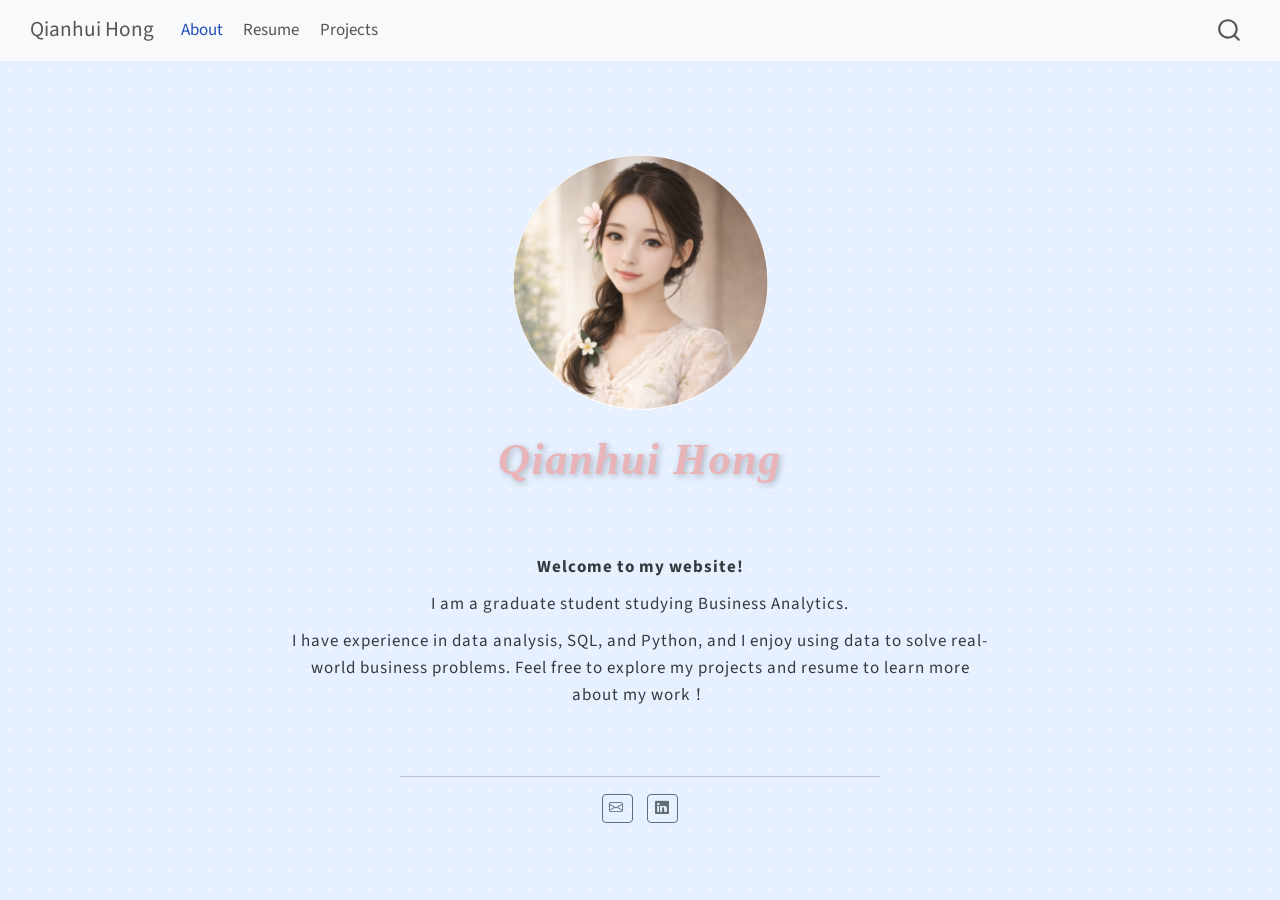
<file: docs/index.html>
<!DOCTYPE html>
<html xmlns="http://www.w3.org/1999/xhtml" lang="en" xml:lang="en"><head>

<meta charset="utf-8">
<meta name="generator" content="quarto-1.9.36">

<meta name="viewport" content="width=device-width, initial-scale=1.0, user-scalable=yes">


<title>Qianhui Hong</title>
<style>
/* Default styles provided by pandoc.
** See https://pandoc.org/MANUAL.html#variables-for-html for config info.
*/
code{white-space: pre-wrap;}
span.smallcaps{font-variant: small-caps;}
div.columns{display: flex; gap: min(4vw, 1.5em);}
div.column{flex: auto; overflow-x: auto;}
div.hanging-indent{margin-left: 1.5em; text-indent: -1.5em;}
ul.task-list{list-style: none;}
ul.task-list li input[type="checkbox"] {
  width: 0.8em;
  margin: 0 0.8em 0.2em -1em; /* quarto-specific, see https://github.com/quarto-dev/quarto-cli/issues/4556 */ 
  vertical-align: middle;
}
</style>


<script src="site_libs/quarto-nav/quarto-nav.js"></script>
<script src="site_libs/quarto-nav/headroom.min.js"></script>
<script src="site_libs/clipboard/clipboard.min.js"></script>
<script src="site_libs/quarto-search/autocomplete.umd.js"></script>
<script src="site_libs/quarto-search/fuse.min.js"></script>
<script src="site_libs/quarto-search/quarto-search.js"></script>
<meta name="quarto:offset" content="./">
<script src="site_libs/quarto-html/quarto.js" type="module"></script>
<script src="site_libs/quarto-html/tabsets/tabsets.js" type="module"></script>
<script src="site_libs/quarto-html/popper.min.js"></script>
<script src="site_libs/quarto-html/tippy.umd.min.js"></script>
<link href="site_libs/quarto-html/tippy.css" rel="stylesheet">
<link href="site_libs/quarto-html/quarto-syntax-highlighting-845c23b38eaddc0f92fda52bfe77a8c8.css" rel="stylesheet" id="quarto-text-highlighting-styles">
<script src="site_libs/bootstrap/bootstrap.min.js"></script>
<link href="site_libs/bootstrap/bootstrap-icons.css" rel="stylesheet">
<link href="site_libs/bootstrap/bootstrap-158031087360bce0ff56dc785ce39e06.min.css" rel="stylesheet" append-hash="true" id="quarto-bootstrap" data-mode="light">
<script id="quarto-search-options" type="application/json">{
  "location": "navbar",
  "copy-button": false,
  "collapse-after": 3,
  "panel-placement": "end",
  "type": "overlay",
  "limit": 50,
  "keyboard-shortcut": [
    "f",
    "/",
    "s"
  ],
  "show-item-context": false,
  "language": {
    "search-no-results-text": "No results",
    "search-matching-documents-text": "matching documents",
    "search-copy-link-title": "Copy link to search",
    "search-hide-matches-text": "Hide additional matches",
    "search-more-match-text": "more match in this document",
    "search-more-matches-text": "more matches in this document",
    "search-clear-button-title": "Clear",
    "search-text-placeholder": "",
    "search-detached-cancel-button-title": "Cancel",
    "search-submit-button-title": "Submit",
    "search-label": "Search"
  }
}</script>


<link rel="stylesheet" href="styles.css">
</head>

<body class="nav-fixed fullcontent quarto-light">

<div id="quarto-search-results"></div>
  <header id="quarto-header" class="headroom fixed-top">
    <nav class="navbar navbar-expand-lg " data-bs-theme="dark">
      <div class="navbar-container container-fluid">
      <div class="navbar-brand-container mx-auto">
    <a class="navbar-brand" href="./index.html">
    <span class="navbar-title">Qianhui Hong</span>
    </a>
  </div>
            <div id="quarto-search" class="" title="Search"></div>
          <button class="navbar-toggler" type="button" data-bs-toggle="collapse" data-bs-target="#navbarCollapse" aria-controls="navbarCollapse" role="menu" aria-expanded="false" aria-label="Toggle navigation" onclick="if (window.quartoToggleHeadroom) { window.quartoToggleHeadroom(); }">
  <span class="navbar-toggler-icon"></span>
</button>
          <div class="collapse navbar-collapse" id="navbarCollapse">
            <ul class="navbar-nav navbar-nav-scroll me-auto">
  <li class="nav-item">
    <a class="nav-link active" href="./index.html" aria-current="page"> 
<span class="menu-text">About</span></a>
  </li>  
  <li class="nav-item">
    <a class="nav-link" href="./resume.html"> 
<span class="menu-text">Resume</span></a>
  </li>  
  <li class="nav-item">
    <a class="nav-link" href="./projects.html"> 
<span class="menu-text">Projects</span></a>
  </li>  
</ul>
          </div> <!-- /navcollapse -->
            <div class="quarto-navbar-tools">
</div>
      </div> <!-- /container-fluid -->
    </nav>
</header>
<!-- content -->
<div id="quarto-content" class="quarto-container page-columns page-rows-contents page-layout-article page-navbar">
<!-- sidebar -->
<!-- margin-sidebar -->
    
<!-- main -->
<div class="quarto-about-jolla">
  <img src="files/profile.jpg" class="about-image
  round " style="height: 15em; width: 15em;">
 <header id="title-block-header" class="quarto-title-block default">
<div class="quarto-title">
<h1 class="title">Qianhui Hong</h1>
</div>
<div class="quarto-title-meta">
  </div>
</header><main class="content" id="quarto-document-content">
<p><strong>Welcome to my website!</strong></p>
<p>I am a graduate student studying Business Analytics.</p>
<p>I have experience in data analysis, SQL, and Python, and I enjoy using data to solve real-world business problems. Feel free to explore my projects and resume to learn more about my work！</p>


</main> 
  <hr class="about-sep">
   <div class="about-links">
  <a href="mailto:q2hong@ucsd.edu" class="about-link" rel="" target="">
    <i class="bi bi-envelope"></i>
     <span class="about-link-text"></span>
  </a>
  <a href="https://www.linkedin.com/in/qianhui-hong-27161923a/" class="about-link" rel="" target="">
    <i class="bi bi-linkedin"></i>
     <span class="about-link-text"></span>
  </a>
</div>
</div>
 <!-- /main -->
<script id="quarto-html-after-body" type="application/javascript">
  window.document.addEventListener("DOMContentLoaded", function (event) {
    const isCodeAnnotation = (el) => {
      for (const clz of el.classList) {
        if (clz.startsWith('code-annotation-')) {                     
          return true;
        }
      }
      return false;
    }
    const onCopySuccess = function(e) {
      // button target
      const button = e.trigger;
      // don't keep focus
      button.blur();
      // flash "checked"
      button.classList.add('code-copy-button-checked');
      var currentTitle = button.getAttribute("title");
      button.setAttribute("title", "Copied!");
      let tooltip;
      if (window.bootstrap) {
        button.setAttribute("data-bs-toggle", "tooltip");
        button.setAttribute("data-bs-placement", "left");
        button.setAttribute("data-bs-title", "Copied!");
        tooltip = new bootstrap.Tooltip(button, 
          { trigger: "manual", 
            customClass: "code-copy-button-tooltip",
            offset: [0, -8]});
        tooltip.show();    
      }
      setTimeout(function() {
        if (tooltip) {
          tooltip.hide();
          button.removeAttribute("data-bs-title");
          button.removeAttribute("data-bs-toggle");
          button.removeAttribute("data-bs-placement");
        }
        button.setAttribute("title", currentTitle);
        button.classList.remove('code-copy-button-checked');
      }, 1000);
      // clear code selection
      e.clearSelection();
    }
    const getTextToCopy = function(trigger) {
      const outerScaffold = trigger.parentElement.cloneNode(true);
      const codeEl = outerScaffold.querySelector('code');
      for (const childEl of codeEl.children) {
        if (isCodeAnnotation(childEl)) {
          childEl.remove();
        }
      }
      return codeEl.innerText;
    }
    const clipboard = new window.ClipboardJS('.code-copy-button:not([data-in-quarto-modal])', {
      text: getTextToCopy
    });
    clipboard.on('success', onCopySuccess);
    if (window.document.getElementById('quarto-embedded-source-code-modal')) {
      const clipboardModal = new window.ClipboardJS('.code-copy-button[data-in-quarto-modal]', {
        text: getTextToCopy,
        container: window.document.getElementById('quarto-embedded-source-code-modal')
      });
      clipboardModal.on('success', onCopySuccess);
    }
      var localhostRegex = new RegExp(/^(?:http|https):\/\/localhost\:?[0-9]*\//);
      var mailtoRegex = new RegExp(/^mailto:/);
        var filterRegex = new RegExp('/' + window.location.host + '/');
      var isInternal = (href) => {
          return filterRegex.test(href) || localhostRegex.test(href) || mailtoRegex.test(href);
      }
      // Inspect non-navigation links and adorn them if external
     var links = window.document.querySelectorAll('a[href]:not(.nav-link):not(.navbar-brand):not(.toc-action):not(.sidebar-link):not(.sidebar-item-toggle):not(.pagination-link):not(.no-external):not([aria-hidden]):not(.dropdown-item):not(.quarto-navigation-tool):not(.about-link)');
      for (var i=0; i<links.length; i++) {
        const link = links[i];
        if (!isInternal(link.href)) {
          // undo the damage that might have been done by quarto-nav.js in the case of
          // links that we want to consider external
          if (link.dataset.originalHref !== undefined) {
            link.href = link.dataset.originalHref;
          }
        }
      }
    function tippyHover(el, contentFn, onTriggerFn, onUntriggerFn) {
      const config = {
        allowHTML: true,
        maxWidth: 500,
        delay: 100,
        arrow: false,
        appendTo: function(el) {
            return el.parentElement;
        },
        interactive: true,
        interactiveBorder: 10,
        theme: 'quarto',
        placement: 'bottom-start',
      };
      if (contentFn) {
        config.content = contentFn;
      }
      if (onTriggerFn) {
        config.onTrigger = onTriggerFn;
      }
      if (onUntriggerFn) {
        config.onUntrigger = onUntriggerFn;
      }
      window.tippy(el, config); 
    }
    const noterefs = window.document.querySelectorAll('a[role="doc-noteref"]');
    for (var i=0; i<noterefs.length; i++) {
      const ref = noterefs[i];
      tippyHover(ref, function() {
        // use id or data attribute instead here
        let href = ref.getAttribute('data-footnote-href') || ref.getAttribute('href');
        try { href = new URL(href).hash; } catch {}
        const id = href.replace(/^#\/?/, "");
        const note = window.document.getElementById(id);
        if (note) {
          return note.innerHTML;
        } else {
          return "";
        }
      });
    }
    const xrefs = window.document.querySelectorAll('a.quarto-xref');
    const processXRef = (id, note) => {
      // Strip column container classes
      const stripColumnClz = (el) => {
        el.classList.remove("page-full", "page-columns");
        if (el.children) {
          for (const child of el.children) {
            stripColumnClz(child);
          }
        }
      }
      stripColumnClz(note)
      if (id === null || id.startsWith('sec-')) {
        // Special case sections, only their first couple elements
        const container = document.createElement("div");
        if (note.children && note.children.length > 2) {
          container.appendChild(note.children[0].cloneNode(true));
          for (let i = 1; i < note.children.length; i++) {
            const child = note.children[i];
            if (child.tagName === "P" && child.innerText === "") {
              continue;
            } else {
              container.appendChild(child.cloneNode(true));
              break;
            }
          }
          if (window.Quarto?.typesetMath) {
            window.Quarto.typesetMath(container);
          }
          return container.innerHTML
        } else {
          if (window.Quarto?.typesetMath) {
            window.Quarto.typesetMath(note);
          }
          return note.innerHTML;
        }
      } else {
        // Remove any anchor links if they are present
        const anchorLink = note.querySelector('a.anchorjs-link');
        if (anchorLink) {
          anchorLink.remove();
        }
        if (window.Quarto?.typesetMath) {
          window.Quarto.typesetMath(note);
        }
        if (note.classList.contains("callout")) {
          return note.outerHTML;
        } else {
          return note.innerHTML;
        }
      }
    }
    for (var i=0; i<xrefs.length; i++) {
      const xref = xrefs[i];
      tippyHover(xref, undefined, function(instance) {
        instance.disable();
        let url = xref.getAttribute('href');
        let hash = undefined; 
        if (url.startsWith('#')) {
          hash = url;
        } else {
          try { hash = new URL(url).hash; } catch {}
        }
        if (hash) {
          const id = hash.replace(/^#\/?/, "");
          const note = window.document.getElementById(id);
          if (note !== null) {
            try {
              const html = processXRef(id, note.cloneNode(true));
              instance.setContent(html);
            } finally {
              instance.enable();
              instance.show();
            }
          } else {
            // See if we can fetch this
            fetch(url.split('#')[0])
            .then(res => res.text())
            .then(html => {
              const parser = new DOMParser();
              const htmlDoc = parser.parseFromString(html, "text/html");
              const note = htmlDoc.getElementById(id);
              if (note !== null) {
                const html = processXRef(id, note);
                instance.setContent(html);
              } 
            }).finally(() => {
              instance.enable();
              instance.show();
            });
          }
        } else {
          // See if we can fetch a full url (with no hash to target)
          // This is a special case and we should probably do some content thinning / targeting
          fetch(url)
          .then(res => res.text())
          .then(html => {
            const parser = new DOMParser();
            const htmlDoc = parser.parseFromString(html, "text/html");
            const note = htmlDoc.querySelector('main.content');
            if (note !== null) {
              // This should only happen for chapter cross references
              // (since there is no id in the URL)
              // remove the first header
              if (note.children.length > 0 && note.children[0].tagName === "HEADER") {
                note.children[0].remove();
              }
              const html = processXRef(null, note);
              instance.setContent(html);
            } 
          }).finally(() => {
            instance.enable();
            instance.show();
          });
        }
      }, function(instance) {
      });
    }
        let selectedAnnoteEl;
        const selectorForAnnotation = ( cell, annotation) => {
          let cellAttr = 'data-code-cell="' + cell + '"';
          let lineAttr = 'data-code-annotation="' +  annotation + '"';
          const selector = 'span[' + cellAttr + '][' + lineAttr + ']';
          return selector;
        }
        const selectCodeLines = (annoteEl) => {
          const doc = window.document;
          const targetCell = annoteEl.getAttribute("data-target-cell");
          const targetAnnotation = annoteEl.getAttribute("data-target-annotation");
          const annoteSpan = window.document.querySelector(selectorForAnnotation(targetCell, targetAnnotation));
          const lines = annoteSpan.getAttribute("data-code-lines").split(",");
          const lineIds = lines.map((line) => {
            return targetCell + "-" + line;
          })
          let top = null;
          let height = null;
          let parent = null;
          if (lineIds.length > 0) {
              //compute the position of the single el (top and bottom and make a div)
              const el = window.document.getElementById(lineIds[0]);
              top = el.offsetTop;
              height = el.offsetHeight;
              parent = el.parentElement.parentElement;
            if (lineIds.length > 1) {
              const lastEl = window.document.getElementById(lineIds[lineIds.length - 1]);
              const bottom = lastEl.offsetTop + lastEl.offsetHeight;
              height = bottom - top;
            }
            if (top !== null && height !== null && parent !== null) {
              // cook up a div (if necessary) and position it 
              let div = window.document.getElementById("code-annotation-line-highlight");
              if (div === null) {
                div = window.document.createElement("div");
                div.setAttribute("id", "code-annotation-line-highlight");
                div.style.position = 'absolute';
                parent.appendChild(div);
              }
              div.style.top = top - 2 + "px";
              div.style.height = height + 4 + "px";
              div.style.left = 0;
              let gutterDiv = window.document.getElementById("code-annotation-line-highlight-gutter");
              if (gutterDiv === null) {
                gutterDiv = window.document.createElement("div");
                gutterDiv.setAttribute("id", "code-annotation-line-highlight-gutter");
                gutterDiv.style.position = 'absolute';
                const codeCell = window.document.getElementById(targetCell);
                const gutter = codeCell.querySelector('.code-annotation-gutter');
                gutter.appendChild(gutterDiv);
              }
              gutterDiv.style.top = top - 2 + "px";
              gutterDiv.style.height = height + 4 + "px";
            }
            selectedAnnoteEl = annoteEl;
          }
        };
        const unselectCodeLines = () => {
          const elementsIds = ["code-annotation-line-highlight", "code-annotation-line-highlight-gutter"];
          elementsIds.forEach((elId) => {
            const div = window.document.getElementById(elId);
            if (div) {
              div.remove();
            }
          });
          selectedAnnoteEl = undefined;
        };
          // Handle positioning of the toggle
      window.addEventListener(
        "resize",
        throttle(() => {
          elRect = undefined;
          if (selectedAnnoteEl) {
            selectCodeLines(selectedAnnoteEl);
          }
        }, 10)
      );
      function throttle(fn, ms) {
      let throttle = false;
      let timer;
        return (...args) => {
          if(!throttle) { // first call gets through
              fn.apply(this, args);
              throttle = true;
          } else { // all the others get throttled
              if(timer) clearTimeout(timer); // cancel #2
              timer = setTimeout(() => {
                fn.apply(this, args);
                timer = throttle = false;
              }, ms);
          }
        };
      }
        // Attach click handler to the DT
        const annoteDls = window.document.querySelectorAll('dt[data-target-cell]');
        for (const annoteDlNode of annoteDls) {
          annoteDlNode.addEventListener('click', (event) => {
            const clickedEl = event.target;
            if (clickedEl !== selectedAnnoteEl) {
              unselectCodeLines();
              const activeEl = window.document.querySelector('dt[data-target-cell].code-annotation-active');
              if (activeEl) {
                activeEl.classList.remove('code-annotation-active');
              }
              selectCodeLines(clickedEl);
              clickedEl.classList.add('code-annotation-active');
            } else {
              // Unselect the line
              unselectCodeLines();
              clickedEl.classList.remove('code-annotation-active');
            }
          });
        }
    const findCites = (el) => {
      const parentEl = el.parentElement;
      if (parentEl) {
        const cites = parentEl.dataset.cites;
        if (cites) {
          return {
            el,
            cites: cites.split(' ')
          };
        } else {
          return findCites(el.parentElement)
        }
      } else {
        return undefined;
      }
    };
    var bibliorefs = window.document.querySelectorAll('a[role="doc-biblioref"]');
    for (var i=0; i<bibliorefs.length; i++) {
      const ref = bibliorefs[i];
      const citeInfo = findCites(ref);
      if (citeInfo) {
        tippyHover(citeInfo.el, function() {
          var popup = window.document.createElement('div');
          citeInfo.cites.forEach(function(cite) {
            var citeDiv = window.document.createElement('div');
            citeDiv.classList.add('hanging-indent');
            citeDiv.classList.add('csl-entry');
            var biblioDiv = window.document.getElementById('ref-' + cite);
            if (biblioDiv) {
              citeDiv.innerHTML = biblioDiv.innerHTML;
            }
            popup.appendChild(citeDiv);
          });
          return popup.innerHTML;
        });
      }
    }
  });
  </script>
</div> <!-- /content -->




</body></html>
</file>
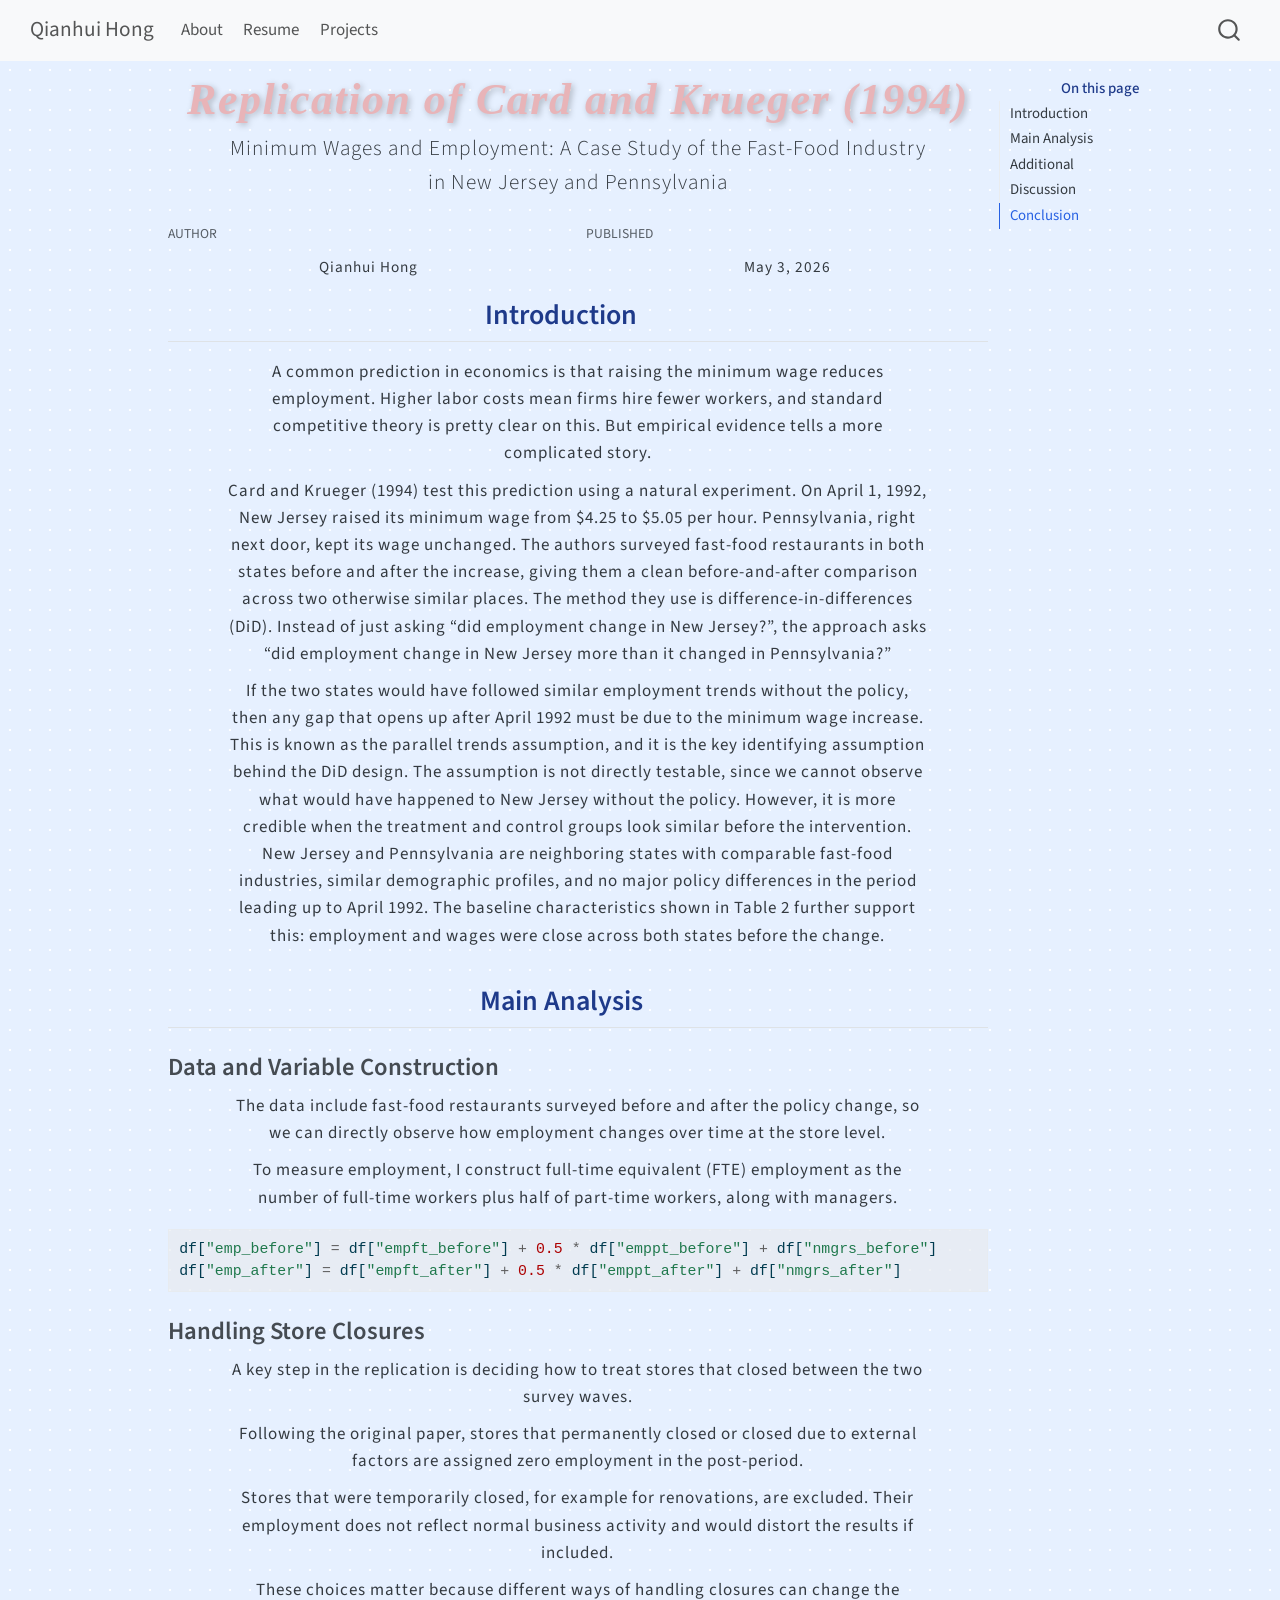
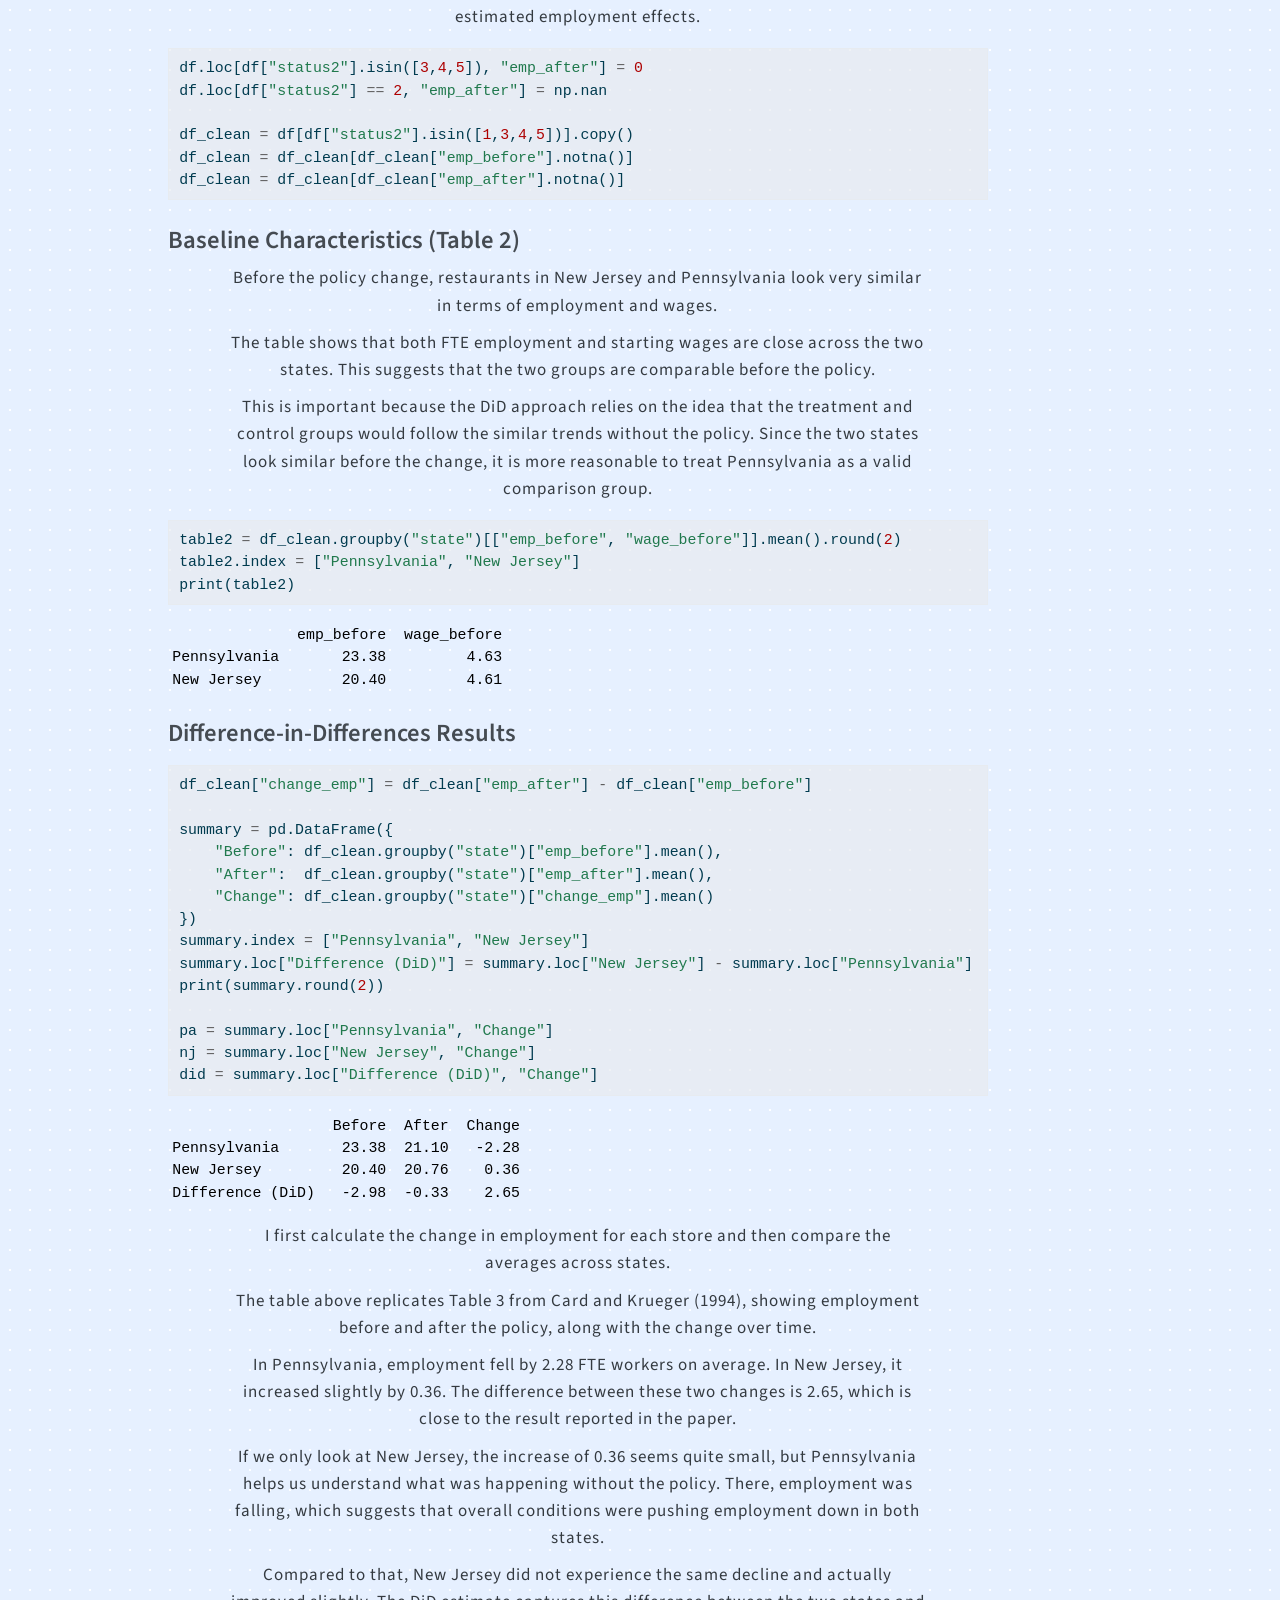
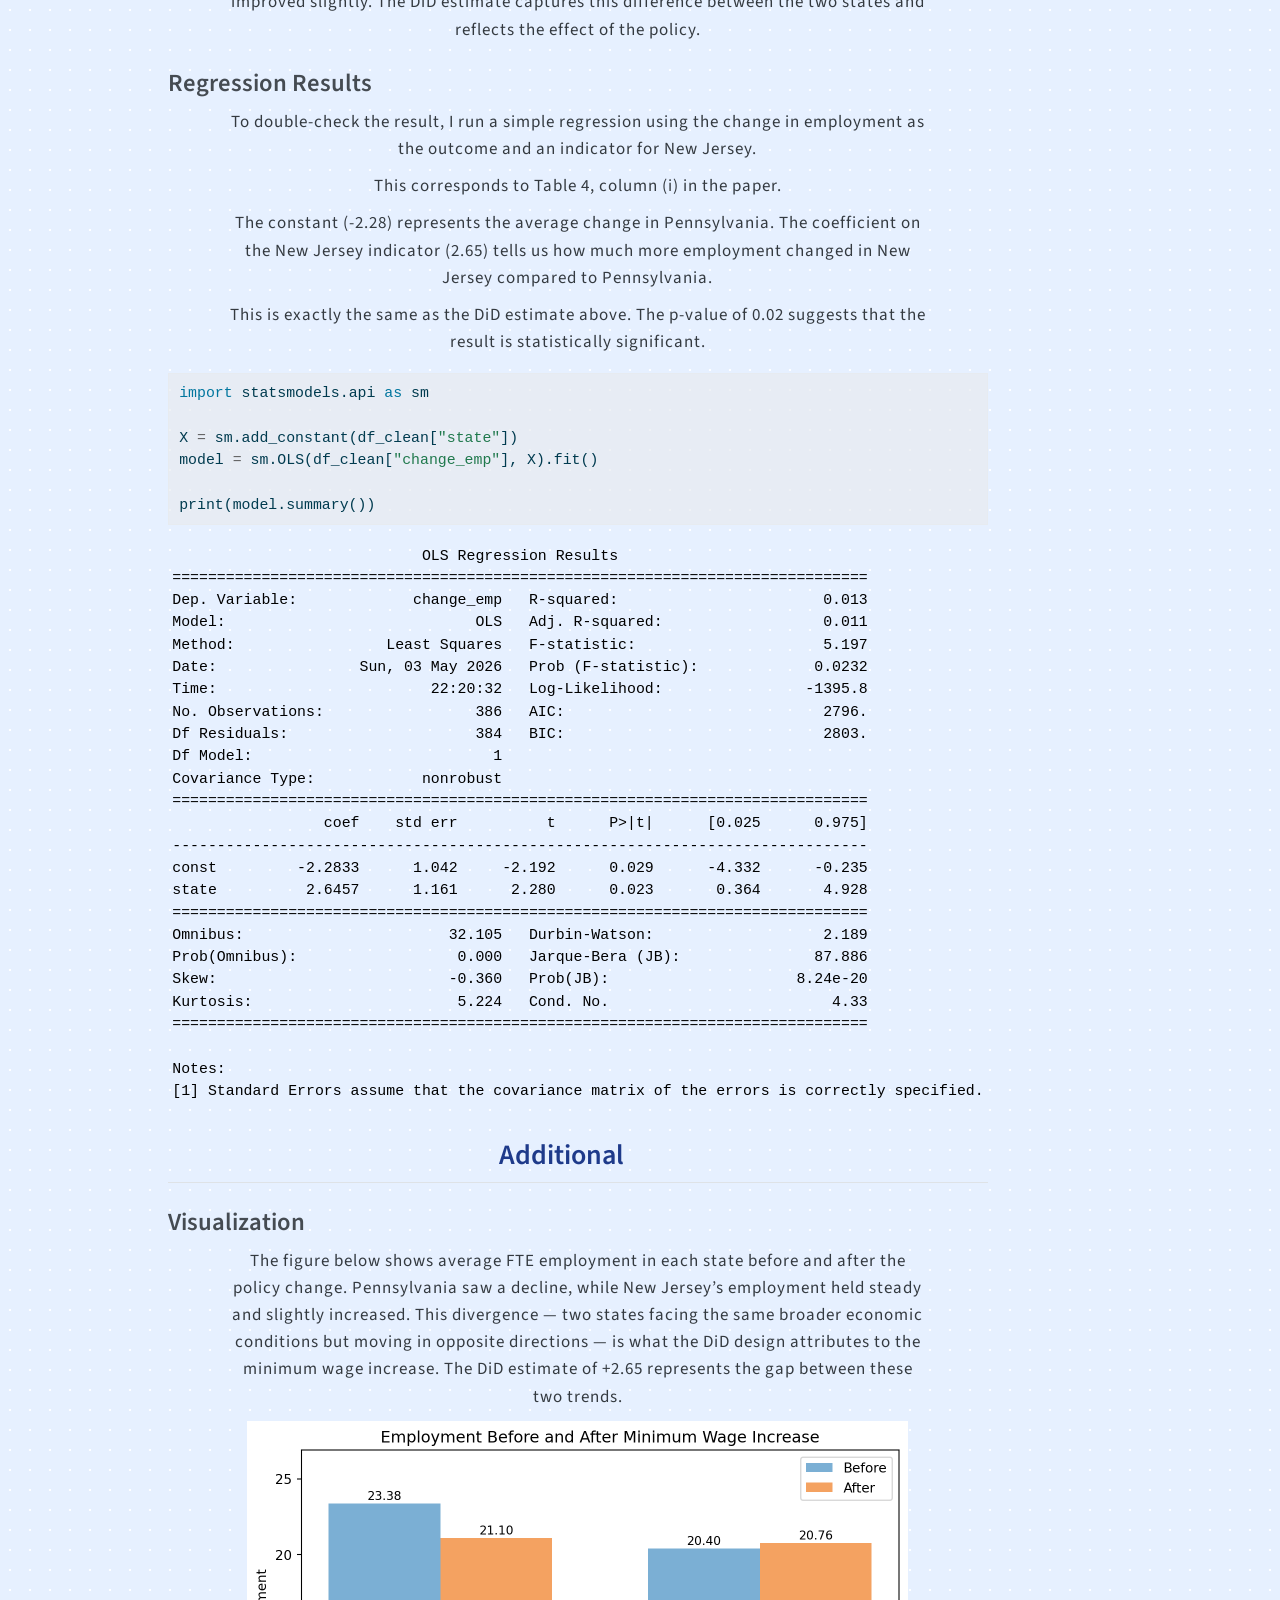
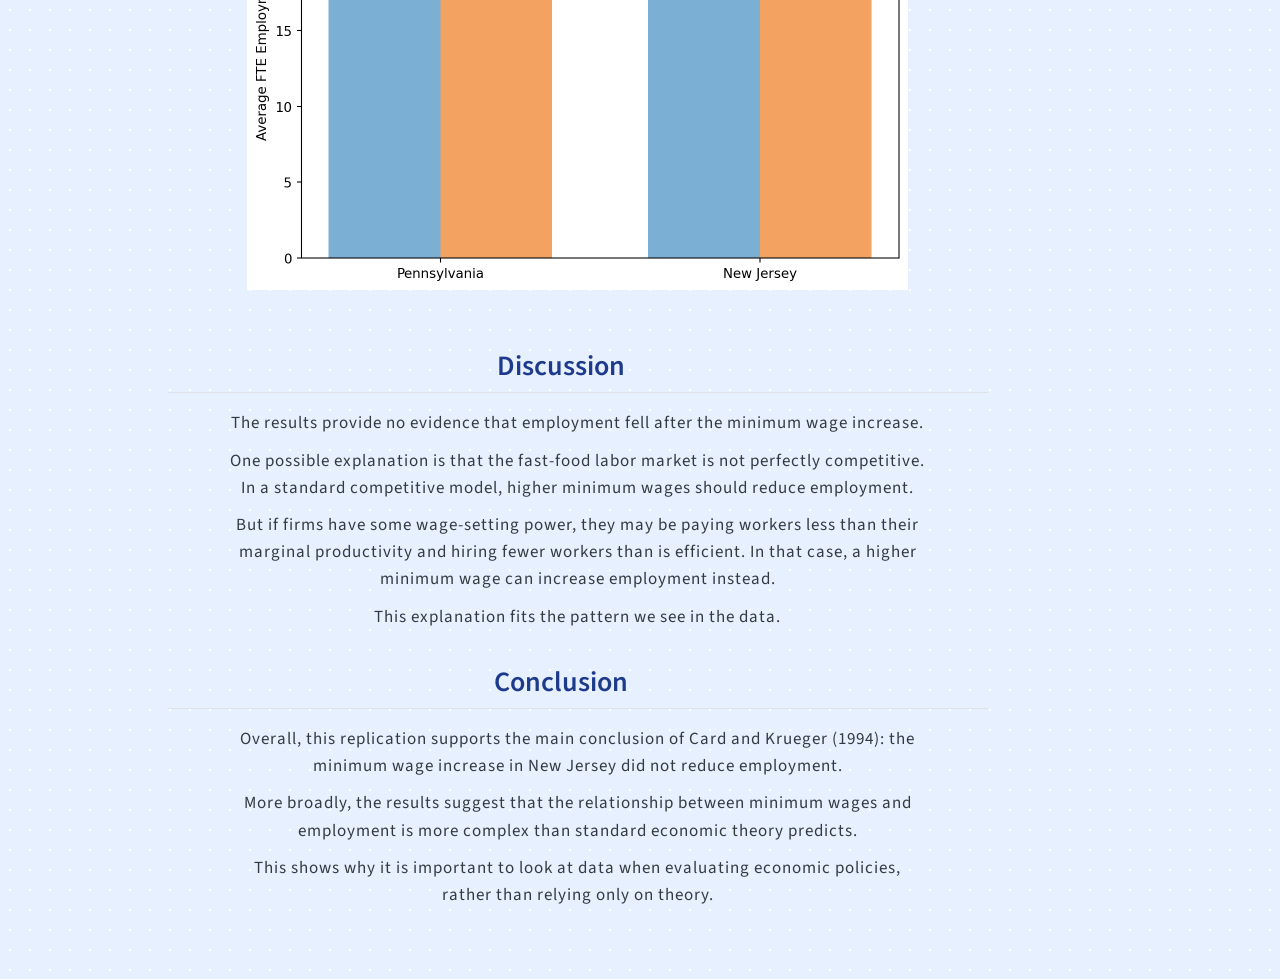
<file: docs/projects/project2/index.html>
<!DOCTYPE html>
<html xmlns="http://www.w3.org/1999/xhtml" lang="en" xml:lang="en"><head>

<meta charset="utf-8">
<meta name="generator" content="quarto-1.9.36">

<meta name="viewport" content="width=device-width, initial-scale=1.0, user-scalable=yes">

<meta name="author" content="Qianhui Hong">
<meta name="dcterms.date" content="2026-05-03">

<title>Replication of Card and Krueger (1994) – Qianhui Hong</title>
<style>
/* Default styles provided by pandoc.
** See https://pandoc.org/MANUAL.html#variables-for-html for config info.
*/
code{white-space: pre-wrap;}
span.smallcaps{font-variant: small-caps;}
div.columns{display: flex; gap: min(4vw, 1.5em);}
div.column{flex: auto; overflow-x: auto;}
div.hanging-indent{margin-left: 1.5em; text-indent: -1.5em;}
ul.task-list{list-style: none;}
ul.task-list li input[type="checkbox"] {
  width: 0.8em;
  margin: 0 0.8em 0.2em -1em; /* quarto-specific, see https://github.com/quarto-dev/quarto-cli/issues/4556 */ 
  vertical-align: middle;
}
/* CSS for syntax highlighting */
html { -webkit-text-size-adjust: 100%; }
pre > code.sourceCode { white-space: pre; position: relative; }
pre > code.sourceCode > span { display: inline-block; line-height: 1.25; }
pre > code.sourceCode > span:empty { height: 1.2em; }
.sourceCode { overflow: visible; }
code.sourceCode > span { color: inherit; text-decoration: inherit; }
div.sourceCode { margin: 1em 0; }
pre.sourceCode { margin: 0; }
@media screen {
div.sourceCode { overflow: auto; }
}
@media print {
pre > code.sourceCode { white-space: pre-wrap; }
pre > code.sourceCode > span { text-indent: -5em; padding-left: 5em; }
}
pre.numberSource code
  { counter-reset: source-line 0; }
pre.numberSource code > span
  { position: relative; left: -4em; counter-increment: source-line; }
pre.numberSource code > span > a:first-child::before
  { content: counter(source-line);
    position: relative; left: -1em; text-align: right; vertical-align: baseline;
    border: none; display: inline-block;
    -webkit-touch-callout: none; -webkit-user-select: none;
    -khtml-user-select: none; -moz-user-select: none;
    -ms-user-select: none; user-select: none;
    padding: 0 4px; width: 4em;
  }
pre.numberSource { margin-left: 3em;  padding-left: 4px; }
div.sourceCode
  {   }
@media screen {
pre > code.sourceCode > span > a:first-child::before { text-decoration: underline; }
}
</style>


<script src="../../site_libs/quarto-nav/quarto-nav.js"></script>
<script src="../../site_libs/quarto-nav/headroom.min.js"></script>
<script src="../../site_libs/clipboard/clipboard.min.js"></script>
<script src="../../site_libs/quarto-search/autocomplete.umd.js"></script>
<script src="../../site_libs/quarto-search/fuse.min.js"></script>
<script src="../../site_libs/quarto-search/quarto-search.js"></script>
<meta name="quarto:offset" content="../../">
<script src="../../site_libs/quarto-html/quarto.js" type="module"></script>
<script src="../../site_libs/quarto-html/tabsets/tabsets.js" type="module"></script>
<script src="../../site_libs/quarto-html/popper.min.js"></script>
<script src="../../site_libs/quarto-html/tippy.umd.min.js"></script>
<script src="../../site_libs/quarto-html/anchor.min.js"></script>
<link href="../../site_libs/quarto-html/tippy.css" rel="stylesheet">
<link href="../../site_libs/quarto-html/quarto-syntax-highlighting-845c23b38eaddc0f92fda52bfe77a8c8.css" rel="stylesheet" id="quarto-text-highlighting-styles">
<script src="../../site_libs/bootstrap/bootstrap.min.js"></script>
<link href="../../site_libs/bootstrap/bootstrap-icons.css" rel="stylesheet">
<link href="../../site_libs/bootstrap/bootstrap-158031087360bce0ff56dc785ce39e06.min.css" rel="stylesheet" append-hash="true" id="quarto-bootstrap" data-mode="light">
<script id="quarto-search-options" type="application/json">{
  "location": "navbar",
  "copy-button": false,
  "collapse-after": 3,
  "panel-placement": "end",
  "type": "overlay",
  "limit": 50,
  "keyboard-shortcut": [
    "f",
    "/",
    "s"
  ],
  "show-item-context": false,
  "language": {
    "search-no-results-text": "No results",
    "search-matching-documents-text": "matching documents",
    "search-copy-link-title": "Copy link to search",
    "search-hide-matches-text": "Hide additional matches",
    "search-more-match-text": "more match in this document",
    "search-more-matches-text": "more matches in this document",
    "search-clear-button-title": "Clear",
    "search-text-placeholder": "",
    "search-detached-cancel-button-title": "Cancel",
    "search-submit-button-title": "Submit",
    "search-label": "Search"
  }
}</script>


<link rel="stylesheet" href="../../styles.css">
</head>

<body class="nav-fixed quarto-light">

<div id="quarto-search-results"></div>
  <header id="quarto-header" class="headroom fixed-top">
    <nav class="navbar navbar-expand-lg " data-bs-theme="dark">
      <div class="navbar-container container-fluid">
      <div class="navbar-brand-container mx-auto">
    <a class="navbar-brand" href="../../index.html">
    <span class="navbar-title">Qianhui Hong</span>
    </a>
  </div>
            <div id="quarto-search" class="" title="Search"></div>
          <button class="navbar-toggler" type="button" data-bs-toggle="collapse" data-bs-target="#navbarCollapse" aria-controls="navbarCollapse" role="menu" aria-expanded="false" aria-label="Toggle navigation" onclick="if (window.quartoToggleHeadroom) { window.quartoToggleHeadroom(); }">
  <span class="navbar-toggler-icon"></span>
</button>
          <div class="collapse navbar-collapse" id="navbarCollapse">
            <ul class="navbar-nav navbar-nav-scroll me-auto">
  <li class="nav-item">
    <a class="nav-link" href="../../index.html"> 
<span class="menu-text">About</span></a>
  </li>  
  <li class="nav-item">
    <a class="nav-link" href="../../resume.html"> 
<span class="menu-text">Resume</span></a>
  </li>  
  <li class="nav-item">
    <a class="nav-link" href="../../projects.html"> 
<span class="menu-text">Projects</span></a>
  </li>  
</ul>
          </div> <!-- /navcollapse -->
            <div class="quarto-navbar-tools">
</div>
      </div> <!-- /container-fluid -->
    </nav>
</header>
<!-- content -->
<div id="quarto-content" class="quarto-container page-columns page-rows-contents page-layout-article page-navbar">
<!-- sidebar -->
<!-- margin-sidebar -->
    <div id="quarto-margin-sidebar" class="sidebar margin-sidebar">
        <nav id="TOC" role="doc-toc" class="toc-active">
    <h2 id="toc-title">On this page</h2>
   
  <ul>
  <li><a href="#introduction" id="toc-introduction" class="nav-link active" data-scroll-target="#introduction">Introduction</a></li>
  <li><a href="#main-analysis" id="toc-main-analysis" class="nav-link" data-scroll-target="#main-analysis">Main Analysis</a>
  <ul class="collapse">
  <li><a href="#data-and-variable-construction" id="toc-data-and-variable-construction" class="nav-link" data-scroll-target="#data-and-variable-construction">Data and Variable Construction</a></li>
  <li><a href="#handling-store-closures" id="toc-handling-store-closures" class="nav-link" data-scroll-target="#handling-store-closures">Handling Store Closures</a></li>
  <li><a href="#baseline-characteristics-table-2" id="toc-baseline-characteristics-table-2" class="nav-link" data-scroll-target="#baseline-characteristics-table-2">Baseline Characteristics (Table 2)</a></li>
  <li><a href="#difference-in-differences-results" id="toc-difference-in-differences-results" class="nav-link" data-scroll-target="#difference-in-differences-results">Difference-in-Differences Results</a></li>
  <li><a href="#regression-results" id="toc-regression-results" class="nav-link" data-scroll-target="#regression-results">Regression Results</a></li>
  </ul></li>
  <li><a href="#additional" id="toc-additional" class="nav-link" data-scroll-target="#additional">Additional</a>
  <ul class="collapse">
  <li><a href="#visualization" id="toc-visualization" class="nav-link" data-scroll-target="#visualization">Visualization</a></li>
  </ul></li>
  <li><a href="#discussion" id="toc-discussion" class="nav-link" data-scroll-target="#discussion">Discussion</a></li>
  <li><a href="#conclusion" id="toc-conclusion" class="nav-link" data-scroll-target="#conclusion">Conclusion</a></li>
  </ul>
</nav>
    </div>
<!-- main -->
<main class="content" id="quarto-document-content">

<header id="title-block-header" class="quarto-title-block default">
<div class="quarto-title">
<h1 class="title">Replication of Card and Krueger (1994)</h1>
<p class="subtitle lead">Minimum Wages and Employment: A Case Study of the Fast-Food Industry in New Jersey and Pennsylvania</p>
</div>



<div class="quarto-title-meta">

    <div>
    <div class="quarto-title-meta-heading">Author</div>
    <div class="quarto-title-meta-contents">
             <p>Qianhui Hong </p>
          </div>
  </div>
    
    <div>
    <div class="quarto-title-meta-heading">Published</div>
    <div class="quarto-title-meta-contents">
      <p class="date">May 3, 2026</p>
    </div>
  </div>
  
    
  </div>
  


</header>


<section id="introduction" class="level2">
<h2 class="anchored" data-anchor-id="introduction">Introduction</h2>
<p>A common prediction in economics is that raising the minimum wage reduces employment. Higher labor costs mean firms hire fewer workers, and standard competitive theory is pretty clear on this. But empirical evidence tells a more complicated story.</p>
<p>Card and Krueger (1994) test this prediction using a natural experiment. On April 1, 1992, New Jersey raised its minimum wage from $4.25 to $5.05 per hour. Pennsylvania, right next door, kept its wage unchanged. The authors surveyed fast-food restaurants in both states before and after the increase, giving them a clean before-and-after comparison across two otherwise similar places. The method they use is difference-in-differences (DiD). Instead of just asking “did employment change in New Jersey?”, the approach asks “did employment change in New Jersey more than it changed in Pennsylvania?”</p>
<p>If the two states would have followed similar employment trends without the policy, then any gap that opens up after April 1992 must be due to the minimum wage increase. This is known as the parallel trends assumption, and it is the key identifying assumption behind the DiD design. The assumption is not directly testable, since we cannot observe what would have happened to New Jersey without the policy. However, it is more credible when the treatment and control groups look similar before the intervention. New Jersey and Pennsylvania are neighboring states with comparable fast-food industries, similar demographic profiles, and no major policy differences in the period leading up to April 1992. The baseline characteristics shown in Table 2 further support this: employment and wages were close across both states before the change.</p>
</section>
<section id="main-analysis" class="level2">
<h2 class="anchored" data-anchor-id="main-analysis">Main Analysis</h2>
<section id="data-and-variable-construction" class="level3">
<h3 class="anchored" data-anchor-id="data-and-variable-construction">Data and Variable Construction</h3>
<p>The data include fast-food restaurants surveyed before and after the policy change, so we can directly observe how employment changes over time at the store level.</p>
<p>To measure employment, I construct full-time equivalent (FTE) employment as the number of full-time workers plus half of part-time workers, along with managers.</p>
<div id="cff343b9" class="cell" data-execution_count="2">
<div class="code-copy-outer-scaffold"><div class="sourceCode cell-code" id="cb1"><pre class="sourceCode python code-with-copy"><code class="sourceCode python"><span id="cb1-1"><a href="#cb1-1" aria-hidden="true" tabindex="-1"></a>df[<span class="st">"emp_before"</span>] <span class="op">=</span> df[<span class="st">"empft_before"</span>] <span class="op">+</span> <span class="fl">0.5</span> <span class="op">*</span> df[<span class="st">"emppt_before"</span>] <span class="op">+</span> df[<span class="st">"nmgrs_before"</span>]</span>
<span id="cb1-2"><a href="#cb1-2" aria-hidden="true" tabindex="-1"></a>df[<span class="st">"emp_after"</span>] <span class="op">=</span> df[<span class="st">"empft_after"</span>] <span class="op">+</span> <span class="fl">0.5</span> <span class="op">*</span> df[<span class="st">"emppt_after"</span>] <span class="op">+</span> df[<span class="st">"nmgrs_after"</span>]</span></code></pre></div><button title="Copy to Clipboard" class="code-copy-button"><i class="bi"></i></button></div>
</div>
</section>
<section id="handling-store-closures" class="level3">
<h3 class="anchored" data-anchor-id="handling-store-closures">Handling Store Closures</h3>
<p>A key step in the replication is deciding how to treat stores that closed between the two survey waves.</p>
<p>Following the original paper, stores that permanently closed or closed due to external factors are assigned zero employment in the post-period.</p>
<p>Stores that were temporarily closed, for example for renovations, are excluded. Their employment does not reflect normal business activity and would distort the results if included.</p>
<p>These choices matter because different ways of handling closures can change the estimated employment effects.</p>
<div id="b74f33d2" class="cell" data-execution_count="3">
<div class="code-copy-outer-scaffold"><div class="sourceCode cell-code" id="cb2"><pre class="sourceCode python code-with-copy"><code class="sourceCode python"><span id="cb2-1"><a href="#cb2-1" aria-hidden="true" tabindex="-1"></a>df.loc[df[<span class="st">"status2"</span>].isin([<span class="dv">3</span>,<span class="dv">4</span>,<span class="dv">5</span>]), <span class="st">"emp_after"</span>] <span class="op">=</span> <span class="dv">0</span></span>
<span id="cb2-2"><a href="#cb2-2" aria-hidden="true" tabindex="-1"></a>df.loc[df[<span class="st">"status2"</span>] <span class="op">==</span> <span class="dv">2</span>, <span class="st">"emp_after"</span>] <span class="op">=</span> np.nan</span>
<span id="cb2-3"><a href="#cb2-3" aria-hidden="true" tabindex="-1"></a></span>
<span id="cb2-4"><a href="#cb2-4" aria-hidden="true" tabindex="-1"></a>df_clean <span class="op">=</span> df[df[<span class="st">"status2"</span>].isin([<span class="dv">1</span>,<span class="dv">3</span>,<span class="dv">4</span>,<span class="dv">5</span>])].copy()</span>
<span id="cb2-5"><a href="#cb2-5" aria-hidden="true" tabindex="-1"></a>df_clean <span class="op">=</span> df_clean[df_clean[<span class="st">"emp_before"</span>].notna()]</span>
<span id="cb2-6"><a href="#cb2-6" aria-hidden="true" tabindex="-1"></a>df_clean <span class="op">=</span> df_clean[df_clean[<span class="st">"emp_after"</span>].notna()]</span></code></pre></div><button title="Copy to Clipboard" class="code-copy-button"><i class="bi"></i></button></div>
</div>
</section>
<section id="baseline-characteristics-table-2" class="level3">
<h3 class="anchored" data-anchor-id="baseline-characteristics-table-2">Baseline Characteristics (Table 2)</h3>
<p>Before the policy change, restaurants in New Jersey and Pennsylvania look very similar in terms of employment and wages.</p>
<p>The table shows that both FTE employment and starting wages are close across the two states. This suggests that the two groups are comparable before the policy.</p>
<p>This is important because the DiD approach relies on the idea that the treatment and control groups would follow the similar trends without the policy. Since the two states look similar before the change, it is more reasonable to treat Pennsylvania as a valid comparison group.</p>
<div id="20d8a961" class="cell" data-execution_count="4">
<div class="code-copy-outer-scaffold"><div class="sourceCode cell-code" id="cb3"><pre class="sourceCode python code-with-copy"><code class="sourceCode python"><span id="cb3-1"><a href="#cb3-1" aria-hidden="true" tabindex="-1"></a>table2 <span class="op">=</span> df_clean.groupby(<span class="st">"state"</span>)[[<span class="st">"emp_before"</span>, <span class="st">"wage_before"</span>]].mean().<span class="bu">round</span>(<span class="dv">2</span>)</span>
<span id="cb3-2"><a href="#cb3-2" aria-hidden="true" tabindex="-1"></a>table2.index <span class="op">=</span> [<span class="st">"Pennsylvania"</span>, <span class="st">"New Jersey"</span>]</span>
<span id="cb3-3"><a href="#cb3-3" aria-hidden="true" tabindex="-1"></a><span class="bu">print</span>(table2)</span></code></pre></div><button title="Copy to Clipboard" class="code-copy-button"><i class="bi"></i></button></div>
<div class="cell-output cell-output-stdout">
<pre><code>              emp_before  wage_before
Pennsylvania       23.38         4.63
New Jersey         20.40         4.61</code></pre>
</div>
</div>
</section>
<section id="difference-in-differences-results" class="level3">
<h3 class="anchored" data-anchor-id="difference-in-differences-results">Difference-in-Differences Results</h3>
<div id="be6d43c3" class="cell" data-execution_count="5">
<div class="code-copy-outer-scaffold"><div class="sourceCode cell-code" id="cb5"><pre class="sourceCode python code-with-copy"><code class="sourceCode python"><span id="cb5-1"><a href="#cb5-1" aria-hidden="true" tabindex="-1"></a>df_clean[<span class="st">"change_emp"</span>] <span class="op">=</span> df_clean[<span class="st">"emp_after"</span>] <span class="op">-</span> df_clean[<span class="st">"emp_before"</span>]</span>
<span id="cb5-2"><a href="#cb5-2" aria-hidden="true" tabindex="-1"></a></span>
<span id="cb5-3"><a href="#cb5-3" aria-hidden="true" tabindex="-1"></a>summary <span class="op">=</span> pd.DataFrame({</span>
<span id="cb5-4"><a href="#cb5-4" aria-hidden="true" tabindex="-1"></a>    <span class="st">"Before"</span>: df_clean.groupby(<span class="st">"state"</span>)[<span class="st">"emp_before"</span>].mean(),</span>
<span id="cb5-5"><a href="#cb5-5" aria-hidden="true" tabindex="-1"></a>    <span class="st">"After"</span>:  df_clean.groupby(<span class="st">"state"</span>)[<span class="st">"emp_after"</span>].mean(),</span>
<span id="cb5-6"><a href="#cb5-6" aria-hidden="true" tabindex="-1"></a>    <span class="st">"Change"</span>: df_clean.groupby(<span class="st">"state"</span>)[<span class="st">"change_emp"</span>].mean()</span>
<span id="cb5-7"><a href="#cb5-7" aria-hidden="true" tabindex="-1"></a>})</span>
<span id="cb5-8"><a href="#cb5-8" aria-hidden="true" tabindex="-1"></a>summary.index <span class="op">=</span> [<span class="st">"Pennsylvania"</span>, <span class="st">"New Jersey"</span>]</span>
<span id="cb5-9"><a href="#cb5-9" aria-hidden="true" tabindex="-1"></a>summary.loc[<span class="st">"Difference (DiD)"</span>] <span class="op">=</span> summary.loc[<span class="st">"New Jersey"</span>] <span class="op">-</span> summary.loc[<span class="st">"Pennsylvania"</span>]</span>
<span id="cb5-10"><a href="#cb5-10" aria-hidden="true" tabindex="-1"></a><span class="bu">print</span>(summary.<span class="bu">round</span>(<span class="dv">2</span>))</span>
<span id="cb5-11"><a href="#cb5-11" aria-hidden="true" tabindex="-1"></a></span>
<span id="cb5-12"><a href="#cb5-12" aria-hidden="true" tabindex="-1"></a>pa <span class="op">=</span> summary.loc[<span class="st">"Pennsylvania"</span>, <span class="st">"Change"</span>]</span>
<span id="cb5-13"><a href="#cb5-13" aria-hidden="true" tabindex="-1"></a>nj <span class="op">=</span> summary.loc[<span class="st">"New Jersey"</span>, <span class="st">"Change"</span>]</span>
<span id="cb5-14"><a href="#cb5-14" aria-hidden="true" tabindex="-1"></a>did <span class="op">=</span> summary.loc[<span class="st">"Difference (DiD)"</span>, <span class="st">"Change"</span>]</span></code></pre></div><button title="Copy to Clipboard" class="code-copy-button"><i class="bi"></i></button></div>
<div class="cell-output cell-output-stdout">
<pre><code>                  Before  After  Change
Pennsylvania       23.38  21.10   -2.28
New Jersey         20.40  20.76    0.36
Difference (DiD)   -2.98  -0.33    2.65</code></pre>
</div>
</div>
<p>I first calculate the change in employment for each store and then compare the averages across states.</p>
<p>The table above replicates Table 3 from Card and Krueger (1994), showing employment before and after the policy, along with the change over time.</p>
<p>In Pennsylvania, employment fell by 2.28 FTE workers on average. In New Jersey, it increased slightly by 0.36. The difference between these two changes is 2.65, which is close to the result reported in the paper.</p>
<p>If we only look at New Jersey, the increase of 0.36 seems quite small, but Pennsylvania helps us understand what was happening without the policy. There, employment was falling, which suggests that overall conditions were pushing employment down in both states.</p>
<p>Compared to that, New Jersey did not experience the same decline and actually improved slightly. The DiD estimate captures this difference between the two states and reflects the effect of the policy.</p>
</section>
<section id="regression-results" class="level3">
<h3 class="anchored" data-anchor-id="regression-results">Regression Results</h3>
<p>To double-check the result, I run a simple regression using the change in employment as the outcome and an indicator for New Jersey.</p>
<p>This corresponds to Table 4, column (i) in the paper.</p>
<p>The constant (-2.28) represents the average change in Pennsylvania. The coefficient on the New Jersey indicator (2.65) tells us how much more employment changed in New Jersey compared to Pennsylvania.</p>
<p>This is exactly the same as the DiD estimate above. The p-value of 0.02 suggests that the result is statistically significant.</p>
<div id="8b38078d" class="cell" data-execution_count="6">
<div class="code-copy-outer-scaffold"><div class="sourceCode cell-code" id="cb7"><pre class="sourceCode python code-with-copy"><code class="sourceCode python"><span id="cb7-1"><a href="#cb7-1" aria-hidden="true" tabindex="-1"></a><span class="im">import</span> statsmodels.api <span class="im">as</span> sm</span>
<span id="cb7-2"><a href="#cb7-2" aria-hidden="true" tabindex="-1"></a></span>
<span id="cb7-3"><a href="#cb7-3" aria-hidden="true" tabindex="-1"></a>X <span class="op">=</span> sm.add_constant(df_clean[<span class="st">"state"</span>])</span>
<span id="cb7-4"><a href="#cb7-4" aria-hidden="true" tabindex="-1"></a>model <span class="op">=</span> sm.OLS(df_clean[<span class="st">"change_emp"</span>], X).fit()</span>
<span id="cb7-5"><a href="#cb7-5" aria-hidden="true" tabindex="-1"></a></span>
<span id="cb7-6"><a href="#cb7-6" aria-hidden="true" tabindex="-1"></a><span class="bu">print</span>(model.summary())</span></code></pre></div><button title="Copy to Clipboard" class="code-copy-button"><i class="bi"></i></button></div>
<div class="cell-output cell-output-stdout">
<pre><code>                            OLS Regression Results                            
==============================================================================
Dep. Variable:             change_emp   R-squared:                       0.013
Model:                            OLS   Adj. R-squared:                  0.011
Method:                 Least Squares   F-statistic:                     5.197
Date:                Sun, 03 May 2026   Prob (F-statistic):             0.0232
Time:                        22:20:32   Log-Likelihood:                -1395.8
No. Observations:                 386   AIC:                             2796.
Df Residuals:                     384   BIC:                             2803.
Df Model:                           1                                         
Covariance Type:            nonrobust                                         
==============================================================================
                 coef    std err          t      P&gt;|t|      [0.025      0.975]
------------------------------------------------------------------------------
const         -2.2833      1.042     -2.192      0.029      -4.332      -0.235
state          2.6457      1.161      2.280      0.023       0.364       4.928
==============================================================================
Omnibus:                       32.105   Durbin-Watson:                   2.189
Prob(Omnibus):                  0.000   Jarque-Bera (JB):               87.886
Skew:                          -0.360   Prob(JB):                     8.24e-20
Kurtosis:                       5.224   Cond. No.                         4.33
==============================================================================

Notes:
[1] Standard Errors assume that the covariance matrix of the errors is correctly specified.</code></pre>
</div>
</div>
</section>
</section>
<section id="additional" class="level2">
<h2 class="anchored" data-anchor-id="additional">Additional</h2>
<section id="visualization" class="level3">
<h3 class="anchored" data-anchor-id="visualization">Visualization</h3>
<p>The figure below shows average FTE employment in each state before and after the policy change. Pennsylvania saw a decline, while New Jersey’s employment held steady and slightly increased. This divergence — two states facing the same broader economic conditions but moving in opposite directions — is what the DiD design attributes to the minimum wage increase. The DiD estimate of +2.65 represents the gap between these two trends.</p>
<div id="fd578e24" class="cell" data-execution_count="7">
<div class="cell-output cell-output-display">
<div>
<figure class="figure">
<p><img src="index_files/figure-html/cell-8-output-1.png" width="661" height="469" class="figure-img"></p>
</figure>
</div>
</div>
</div>
</section>
</section>
<section id="discussion" class="level2">
<h2 class="anchored" data-anchor-id="discussion">Discussion</h2>
<p>The results provide no evidence that employment fell after the minimum wage increase.</p>
<p>One possible explanation is that the fast-food labor market is not perfectly competitive. In a standard competitive model, higher minimum wages should reduce employment.</p>
<p>But if firms have some wage-setting power, they may be paying workers less than their marginal productivity and hiring fewer workers than is efficient. In that case, a higher minimum wage can increase employment instead.</p>
<p>This explanation fits the pattern we see in the data.</p>
</section>
<section id="conclusion" class="level2">
<h2 class="anchored" data-anchor-id="conclusion">Conclusion</h2>
<p>Overall, this replication supports the main conclusion of Card and Krueger (1994): the minimum wage increase in New Jersey did not reduce employment.</p>
<p>More broadly, the results suggest that the relationship between minimum wages and employment is more complex than standard economic theory predicts.</p>
<p>This shows why it is important to look at data when evaluating economic policies, rather than relying only on theory.</p>


</section>

</main> <!-- /main -->
<script id="quarto-html-after-body" type="application/javascript">
  window.document.addEventListener("DOMContentLoaded", function (event) {
    const icon = "";
    const anchorJS = new window.AnchorJS();
    anchorJS.options = {
      placement: 'right',
      icon: icon
    };
    anchorJS.add('.anchored');
    const isCodeAnnotation = (el) => {
      for (const clz of el.classList) {
        if (clz.startsWith('code-annotation-')) {                     
          return true;
        }
      }
      return false;
    }
    const onCopySuccess = function(e) {
      // button target
      const button = e.trigger;
      // don't keep focus
      button.blur();
      // flash "checked"
      button.classList.add('code-copy-button-checked');
      var currentTitle = button.getAttribute("title");
      button.setAttribute("title", "Copied!");
      let tooltip;
      if (window.bootstrap) {
        button.setAttribute("data-bs-toggle", "tooltip");
        button.setAttribute("data-bs-placement", "left");
        button.setAttribute("data-bs-title", "Copied!");
        tooltip = new bootstrap.Tooltip(button, 
          { trigger: "manual", 
            customClass: "code-copy-button-tooltip",
            offset: [0, -8]});
        tooltip.show();    
      }
      setTimeout(function() {
        if (tooltip) {
          tooltip.hide();
          button.removeAttribute("data-bs-title");
          button.removeAttribute("data-bs-toggle");
          button.removeAttribute("data-bs-placement");
        }
        button.setAttribute("title", currentTitle);
        button.classList.remove('code-copy-button-checked');
      }, 1000);
      // clear code selection
      e.clearSelection();
    }
    const getTextToCopy = function(trigger) {
      const outerScaffold = trigger.parentElement.cloneNode(true);
      const codeEl = outerScaffold.querySelector('code');
      for (const childEl of codeEl.children) {
        if (isCodeAnnotation(childEl)) {
          childEl.remove();
        }
      }
      return codeEl.innerText;
    }
    const clipboard = new window.ClipboardJS('.code-copy-button:not([data-in-quarto-modal])', {
      text: getTextToCopy
    });
    clipboard.on('success', onCopySuccess);
    if (window.document.getElementById('quarto-embedded-source-code-modal')) {
      const clipboardModal = new window.ClipboardJS('.code-copy-button[data-in-quarto-modal]', {
        text: getTextToCopy,
        container: window.document.getElementById('quarto-embedded-source-code-modal')
      });
      clipboardModal.on('success', onCopySuccess);
    }
      var localhostRegex = new RegExp(/^(?:http|https):\/\/localhost\:?[0-9]*\//);
      var mailtoRegex = new RegExp(/^mailto:/);
        var filterRegex = new RegExp('/' + window.location.host + '/');
      var isInternal = (href) => {
          return filterRegex.test(href) || localhostRegex.test(href) || mailtoRegex.test(href);
      }
      // Inspect non-navigation links and adorn them if external
     var links = window.document.querySelectorAll('a[href]:not(.nav-link):not(.navbar-brand):not(.toc-action):not(.sidebar-link):not(.sidebar-item-toggle):not(.pagination-link):not(.no-external):not([aria-hidden]):not(.dropdown-item):not(.quarto-navigation-tool):not(.about-link)');
      for (var i=0; i<links.length; i++) {
        const link = links[i];
        if (!isInternal(link.href)) {
          // undo the damage that might have been done by quarto-nav.js in the case of
          // links that we want to consider external
          if (link.dataset.originalHref !== undefined) {
            link.href = link.dataset.originalHref;
          }
        }
      }
    function tippyHover(el, contentFn, onTriggerFn, onUntriggerFn) {
      const config = {
        allowHTML: true,
        maxWidth: 500,
        delay: 100,
        arrow: false,
        appendTo: function(el) {
            return el.parentElement;
        },
        interactive: true,
        interactiveBorder: 10,
        theme: 'quarto',
        placement: 'bottom-start',
      };
      if (contentFn) {
        config.content = contentFn;
      }
      if (onTriggerFn) {
        config.onTrigger = onTriggerFn;
      }
      if (onUntriggerFn) {
        config.onUntrigger = onUntriggerFn;
      }
      window.tippy(el, config); 
    }
    const noterefs = window.document.querySelectorAll('a[role="doc-noteref"]');
    for (var i=0; i<noterefs.length; i++) {
      const ref = noterefs[i];
      tippyHover(ref, function() {
        // use id or data attribute instead here
        let href = ref.getAttribute('data-footnote-href') || ref.getAttribute('href');
        try { href = new URL(href).hash; } catch {}
        const id = href.replace(/^#\/?/, "");
        const note = window.document.getElementById(id);
        if (note) {
          return note.innerHTML;
        } else {
          return "";
        }
      });
    }
    const xrefs = window.document.querySelectorAll('a.quarto-xref');
    const processXRef = (id, note) => {
      // Strip column container classes
      const stripColumnClz = (el) => {
        el.classList.remove("page-full", "page-columns");
        if (el.children) {
          for (const child of el.children) {
            stripColumnClz(child);
          }
        }
      }
      stripColumnClz(note)
      if (id === null || id.startsWith('sec-')) {
        // Special case sections, only their first couple elements
        const container = document.createElement("div");
        if (note.children && note.children.length > 2) {
          container.appendChild(note.children[0].cloneNode(true));
          for (let i = 1; i < note.children.length; i++) {
            const child = note.children[i];
            if (child.tagName === "P" && child.innerText === "") {
              continue;
            } else {
              container.appendChild(child.cloneNode(true));
              break;
            }
          }
          if (window.Quarto?.typesetMath) {
            window.Quarto.typesetMath(container);
          }
          return container.innerHTML
        } else {
          if (window.Quarto?.typesetMath) {
            window.Quarto.typesetMath(note);
          }
          return note.innerHTML;
        }
      } else {
        // Remove any anchor links if they are present
        const anchorLink = note.querySelector('a.anchorjs-link');
        if (anchorLink) {
          anchorLink.remove();
        }
        if (window.Quarto?.typesetMath) {
          window.Quarto.typesetMath(note);
        }
        if (note.classList.contains("callout")) {
          return note.outerHTML;
        } else {
          return note.innerHTML;
        }
      }
    }
    for (var i=0; i<xrefs.length; i++) {
      const xref = xrefs[i];
      tippyHover(xref, undefined, function(instance) {
        instance.disable();
        let url = xref.getAttribute('href');
        let hash = undefined; 
        if (url.startsWith('#')) {
          hash = url;
        } else {
          try { hash = new URL(url).hash; } catch {}
        }
        if (hash) {
          const id = hash.replace(/^#\/?/, "");
          const note = window.document.getElementById(id);
          if (note !== null) {
            try {
              const html = processXRef(id, note.cloneNode(true));
              instance.setContent(html);
            } finally {
              instance.enable();
              instance.show();
            }
          } else {
            // See if we can fetch this
            fetch(url.split('#')[0])
            .then(res => res.text())
            .then(html => {
              const parser = new DOMParser();
              const htmlDoc = parser.parseFromString(html, "text/html");
              const note = htmlDoc.getElementById(id);
              if (note !== null) {
                const html = processXRef(id, note);
                instance.setContent(html);
              } 
            }).finally(() => {
              instance.enable();
              instance.show();
            });
          }
        } else {
          // See if we can fetch a full url (with no hash to target)
          // This is a special case and we should probably do some content thinning / targeting
          fetch(url)
          .then(res => res.text())
          .then(html => {
            const parser = new DOMParser();
            const htmlDoc = parser.parseFromString(html, "text/html");
            const note = htmlDoc.querySelector('main.content');
            if (note !== null) {
              // This should only happen for chapter cross references
              // (since there is no id in the URL)
              // remove the first header
              if (note.children.length > 0 && note.children[0].tagName === "HEADER") {
                note.children[0].remove();
              }
              const html = processXRef(null, note);
              instance.setContent(html);
            } 
          }).finally(() => {
            instance.enable();
            instance.show();
          });
        }
      }, function(instance) {
      });
    }
        let selectedAnnoteEl;
        const selectorForAnnotation = ( cell, annotation) => {
          let cellAttr = 'data-code-cell="' + cell + '"';
          let lineAttr = 'data-code-annotation="' +  annotation + '"';
          const selector = 'span[' + cellAttr + '][' + lineAttr + ']';
          return selector;
        }
        const selectCodeLines = (annoteEl) => {
          const doc = window.document;
          const targetCell = annoteEl.getAttribute("data-target-cell");
          const targetAnnotation = annoteEl.getAttribute("data-target-annotation");
          const annoteSpan = window.document.querySelector(selectorForAnnotation(targetCell, targetAnnotation));
          const lines = annoteSpan.getAttribute("data-code-lines").split(",");
          const lineIds = lines.map((line) => {
            return targetCell + "-" + line;
          })
          let top = null;
          let height = null;
          let parent = null;
          if (lineIds.length > 0) {
              //compute the position of the single el (top and bottom and make a div)
              const el = window.document.getElementById(lineIds[0]);
              top = el.offsetTop;
              height = el.offsetHeight;
              parent = el.parentElement.parentElement;
            if (lineIds.length > 1) {
              const lastEl = window.document.getElementById(lineIds[lineIds.length - 1]);
              const bottom = lastEl.offsetTop + lastEl.offsetHeight;
              height = bottom - top;
            }
            if (top !== null && height !== null && parent !== null) {
              // cook up a div (if necessary) and position it 
              let div = window.document.getElementById("code-annotation-line-highlight");
              if (div === null) {
                div = window.document.createElement("div");
                div.setAttribute("id", "code-annotation-line-highlight");
                div.style.position = 'absolute';
                parent.appendChild(div);
              }
              div.style.top = top - 2 + "px";
              div.style.height = height + 4 + "px";
              div.style.left = 0;
              let gutterDiv = window.document.getElementById("code-annotation-line-highlight-gutter");
              if (gutterDiv === null) {
                gutterDiv = window.document.createElement("div");
                gutterDiv.setAttribute("id", "code-annotation-line-highlight-gutter");
                gutterDiv.style.position = 'absolute';
                const codeCell = window.document.getElementById(targetCell);
                const gutter = codeCell.querySelector('.code-annotation-gutter');
                gutter.appendChild(gutterDiv);
              }
              gutterDiv.style.top = top - 2 + "px";
              gutterDiv.style.height = height + 4 + "px";
            }
            selectedAnnoteEl = annoteEl;
          }
        };
        const unselectCodeLines = () => {
          const elementsIds = ["code-annotation-line-highlight", "code-annotation-line-highlight-gutter"];
          elementsIds.forEach((elId) => {
            const div = window.document.getElementById(elId);
            if (div) {
              div.remove();
            }
          });
          selectedAnnoteEl = undefined;
        };
          // Handle positioning of the toggle
      window.addEventListener(
        "resize",
        throttle(() => {
          elRect = undefined;
          if (selectedAnnoteEl) {
            selectCodeLines(selectedAnnoteEl);
          }
        }, 10)
      );
      function throttle(fn, ms) {
      let throttle = false;
      let timer;
        return (...args) => {
          if(!throttle) { // first call gets through
              fn.apply(this, args);
              throttle = true;
          } else { // all the others get throttled
              if(timer) clearTimeout(timer); // cancel #2
              timer = setTimeout(() => {
                fn.apply(this, args);
                timer = throttle = false;
              }, ms);
          }
        };
      }
        // Attach click handler to the DT
        const annoteDls = window.document.querySelectorAll('dt[data-target-cell]');
        for (const annoteDlNode of annoteDls) {
          annoteDlNode.addEventListener('click', (event) => {
            const clickedEl = event.target;
            if (clickedEl !== selectedAnnoteEl) {
              unselectCodeLines();
              const activeEl = window.document.querySelector('dt[data-target-cell].code-annotation-active');
              if (activeEl) {
                activeEl.classList.remove('code-annotation-active');
              }
              selectCodeLines(clickedEl);
              clickedEl.classList.add('code-annotation-active');
            } else {
              // Unselect the line
              unselectCodeLines();
              clickedEl.classList.remove('code-annotation-active');
            }
          });
        }
    const findCites = (el) => {
      const parentEl = el.parentElement;
      if (parentEl) {
        const cites = parentEl.dataset.cites;
        if (cites) {
          return {
            el,
            cites: cites.split(' ')
          };
        } else {
          return findCites(el.parentElement)
        }
      } else {
        return undefined;
      }
    };
    var bibliorefs = window.document.querySelectorAll('a[role="doc-biblioref"]');
    for (var i=0; i<bibliorefs.length; i++) {
      const ref = bibliorefs[i];
      const citeInfo = findCites(ref);
      if (citeInfo) {
        tippyHover(citeInfo.el, function() {
          var popup = window.document.createElement('div');
          citeInfo.cites.forEach(function(cite) {
            var citeDiv = window.document.createElement('div');
            citeDiv.classList.add('hanging-indent');
            citeDiv.classList.add('csl-entry');
            var biblioDiv = window.document.getElementById('ref-' + cite);
            if (biblioDiv) {
              citeDiv.innerHTML = biblioDiv.innerHTML;
            }
            popup.appendChild(citeDiv);
          });
          return popup.innerHTML;
        });
      }
    }
  });
  </script>
</div> <!-- /content -->




</body></html>
</file>
<file: docs/site_libs/quarto-html/tippy.css>
.tippy-box[data-animation=fade][data-state=hidden]{opacity:0}[data-tippy-root]{max-width:calc(100vw - 10px)}.tippy-box{position:relative;background-color:#333;color:#fff;border-radius:4px;font-size:14px;line-height:1.4;white-space:normal;outline:0;transition-property:transform,visibility,opacity}.tippy-box[data-placement^=top]>.tippy-arrow{bottom:0}.tippy-box[data-placement^=top]>.tippy-arrow:before{bottom:-7px;left:0;border-width:8px 8px 0;border-top-color:initial;transform-origin:center top}.tippy-box[data-placement^=bottom]>.tippy-arrow{top:0}.tippy-box[data-placement^=bottom]>.tippy-arrow:before{top:-7px;left:0;border-width:0 8px 8px;border-bottom-color:initial;transform-origin:center bottom}.tippy-box[data-placement^=left]>.tippy-arrow{right:0}.tippy-box[data-placement^=left]>.tippy-arrow:before{border-width:8px 0 8px 8px;border-left-color:initial;right:-7px;transform-origin:center left}.tippy-box[data-placement^=right]>.tippy-arrow{left:0}.tippy-box[data-placement^=right]>.tippy-arrow:before{left:-7px;border-width:8px 8px 8px 0;border-right-color:initial;transform-origin:center right}.tippy-box[data-inertia][data-state=visible]{transition-timing-function:cubic-bezier(.54,1.5,.38,1.11)}.tippy-arrow{width:16px;height:16px;color:#333}.tippy-arrow:before{content:"";position:absolute;border-color:transparent;border-style:solid}.tippy-content{position:relative;padding:5px 9px;z-index:1}
</file>
<file: docs/site_libs/quarto-html/quarto-syntax-highlighting-845c23b38eaddc0f92fda52bfe77a8c8.css>
/* quarto syntax highlight colors */
:root {
  --quarto-hl-ot-color: #003B4F;
  --quarto-hl-at-color: #657422;
  --quarto-hl-ss-color: #20794D;
  --quarto-hl-an-color: #5E5E5E;
  --quarto-hl-fu-color: #4758AB;
  --quarto-hl-st-color: #20794D;
  --quarto-hl-cf-color: #003B4F;
  --quarto-hl-op-color: #5E5E5E;
  --quarto-hl-er-color: #AD0000;
  --quarto-hl-bn-color: #AD0000;
  --quarto-hl-al-color: #AD0000;
  --quarto-hl-va-color: #111111;
  --quarto-hl-bu-color: inherit;
  --quarto-hl-ex-color: inherit;
  --quarto-hl-pp-color: #AD0000;
  --quarto-hl-in-color: #5E5E5E;
  --quarto-hl-vs-color: #20794D;
  --quarto-hl-wa-color: #5E5E5E;
  --quarto-hl-do-color: #5E5E5E;
  --quarto-hl-im-color: #00769E;
  --quarto-hl-ch-color: #20794D;
  --quarto-hl-dt-color: #AD0000;
  --quarto-hl-fl-color: #AD0000;
  --quarto-hl-co-color: #5E5E5E;
  --quarto-hl-cv-color: #5E5E5E;
  --quarto-hl-cn-color: #8f5902;
  --quarto-hl-sc-color: #5E5E5E;
  --quarto-hl-dv-color: #AD0000;
  --quarto-hl-kw-color: #003B4F;
}

/* other quarto variables */
:root {
  --quarto-font-monospace: SFMono-Regular, Menlo, Monaco, Consolas, "Liberation Mono", "Courier New", monospace;
}

/* syntax highlight based on Pandoc's rules */
pre > code.sourceCode > span {
  color: #003B4F;
}

code.sourceCode > span {
  color: #003B4F;
}

div.sourceCode,
div.sourceCode pre.sourceCode {
  color: #003B4F;
}

/* Normal */
code span {
  color: #003B4F;
}

/* Alert */
code span.al {
  color: #AD0000;
  font-style: inherit;
}

/* Annotation */
code span.an {
  color: #5E5E5E;
  font-style: inherit;
}

/* Attribute */
code span.at {
  color: #657422;
  font-style: inherit;
}

/* BaseN */
code span.bn {
  color: #AD0000;
  font-style: inherit;
}

/* BuiltIn */
code span.bu {
  font-style: inherit;
}

/* ControlFlow */
code span.cf {
  color: #003B4F;
  font-weight: bold;
  font-style: inherit;
}

/* Char */
code span.ch {
  color: #20794D;
  font-style: inherit;
}

/* Constant */
code span.cn {
  color: #8f5902;
  font-style: inherit;
}

/* Comment */
code span.co {
  color: #5E5E5E;
  font-style: inherit;
}

/* CommentVar */
code span.cv {
  color: #5E5E5E;
  font-style: italic;
}

/* Documentation */
code span.do {
  color: #5E5E5E;
  font-style: italic;
}

/* DataType */
code span.dt {
  color: #AD0000;
  font-style: inherit;
}

/* DecVal */
code span.dv {
  color: #AD0000;
  font-style: inherit;
}

/* Error */
code span.er {
  color: #AD0000;
  font-style: inherit;
}

/* Extension */
code span.ex {
  font-style: inherit;
}

/* Float */
code span.fl {
  color: #AD0000;
  font-style: inherit;
}

/* Function */
code span.fu {
  color: #4758AB;
  font-style: inherit;
}

/* Import */
code span.im {
  color: #00769E;
  font-style: inherit;
}

/* Information */
code span.in {
  color: #5E5E5E;
  font-style: inherit;
}

/* Keyword */
code span.kw {
  color: #003B4F;
  font-weight: bold;
  font-style: inherit;
}

/* Operator */
code span.op {
  color: #5E5E5E;
  font-style: inherit;
}

/* Other */
code span.ot {
  color: #003B4F;
  font-style: inherit;
}

/* Preprocessor */
code span.pp {
  color: #AD0000;
  font-style: inherit;
}

/* SpecialChar */
code span.sc {
  color: #5E5E5E;
  font-style: inherit;
}

/* SpecialString */
code span.ss {
  color: #20794D;
  font-style: inherit;
}

/* String */
code span.st {
  color: #20794D;
  font-style: inherit;
}

/* Variable */
code span.va {
  color: #111111;
  font-style: inherit;
}

/* VerbatimString */
code span.vs {
  color: #20794D;
  font-style: inherit;
}

/* Warning */
code span.wa {
  color: #5E5E5E;
  font-style: italic;
}

.prevent-inlining {
  content: "</";
}

/*# sourceMappingURL=ac89f0bb514bba72461919f78549e31c.css.map */
</file>
<file: docs/styles.css>
/* css styles */

body {
  background-color: #e6f0ff;

  background-image: radial-gradient(white 1.5px, transparent 1.5px);

  background-size: 20px 20px;
}

h1 {
  font-family: "Georgia", serif;
  font-size: 44px;
  color: #e8b4b8;
  font-style: italic;
  text-align: center;
  letter-spacing: 1.5px;
  text-shadow: 2px 2px 6px rgba(0, 0, 0, 0.25);
}

h2 {
  text-align: center;
  color: #1e3a8a;
}

main {
  max-width: 900px;
  margin: auto;
}

.quarto-grid-item {
  background: white;
  border-radius: 12px;
  padding: 20px;
  box-shadow: 0 6px 15px rgba(0,0,0,0.1);
}

p {
  letter-spacing: 1px;
  line-height: 1.6;
  text-align: center;
  max-width: 700px;
  margin: 10px auto;
}
</file>
